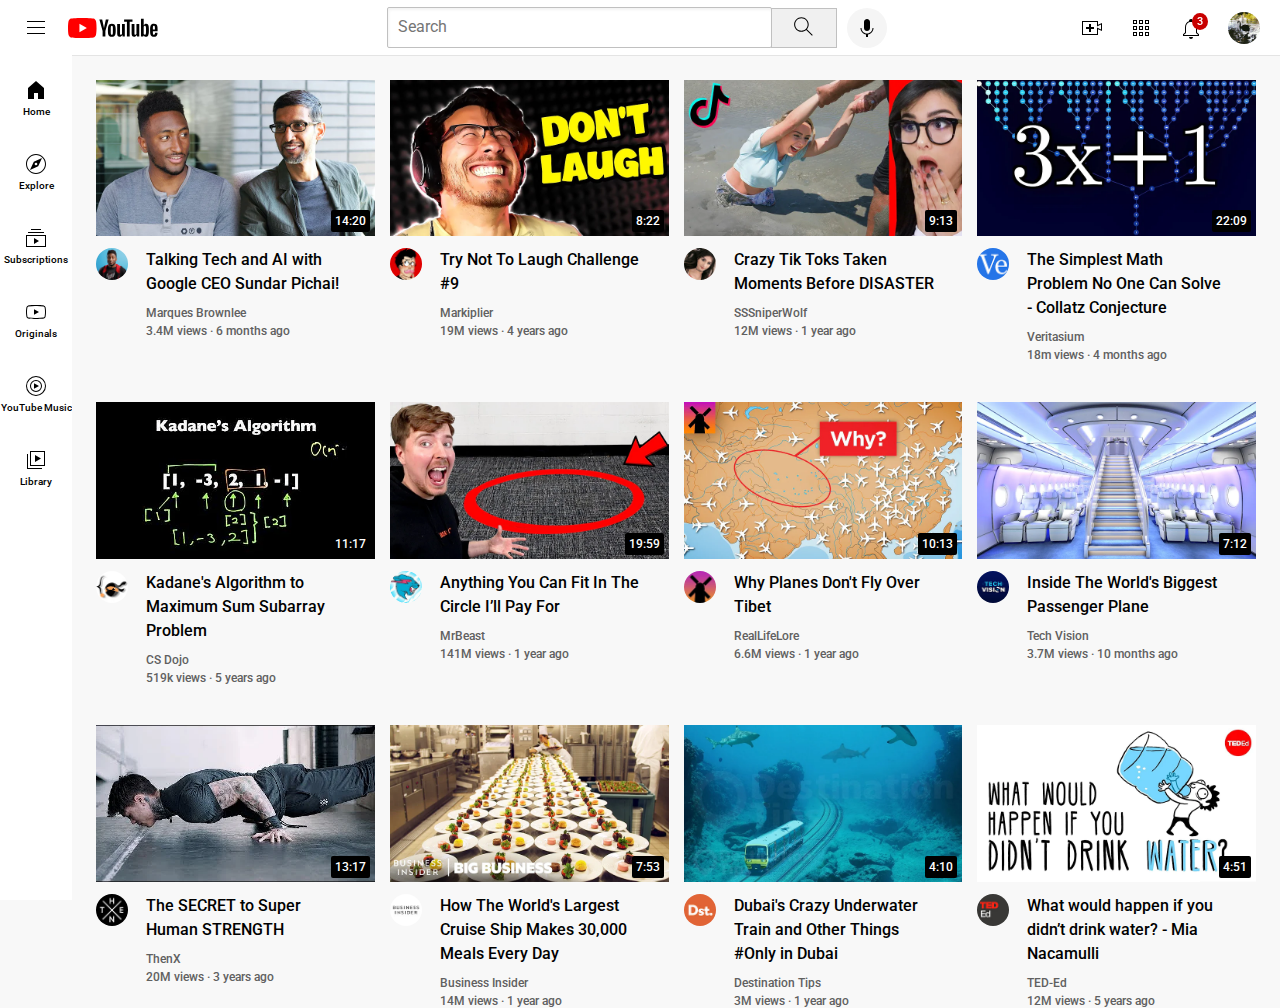
<file: index.html>
<!DOCTYPE html>
<html>
  <head>
    <title>YouTube.com Clone</title>
    <link rel="preconnect" href="https://fonts.googleapis.com">
    <link rel="preconnect" href="https://fonts.gstatic.com" crossorigin>
    <link href="https://fonts.googleapis.com/css2?family=Roboto:wght@400;500;700&display=swap" rel="stylesheet">
    <link rel="stylesheet" href="styles/video.css">
    <link rel="stylesheet" href="styles/general.css">
    <link rel="stylesheet" href="styles/header.css">
    <link rel="stylesheet" href="styles/sidebar.css">
  </head>
  <body>
    <header class = "header">
      <div class = "left-section">
        <img class = "hamburger-menu" src="icons/hamburger-menu.svg">
        <img src="icons/youtube-logo.svg" class = "youtube-logo">

      </div>
      
      <div class = "middle-section">
        <input class = "searchbar" type ="textbox" placeholder="Search"> 
        <button class = "search-button">
          <img class="search-icon" src="icons/search.svg" >
          <div class="tooltip">
            Search
          </div>
        </button>
        <button class = "voice-search-button">
          <img class="voice-search-icon" src="icons/voice-search-icon.svg" >
          <div class="tooltip">
            Search with your voice
          </div>
        </button>

      </div>

      <div class = "right-section">
        <div class="upload-container">
          <img class="upload" src="icons/upload.svg">
          <div class="tooltip">
            Create
          </div>


        </div>
        <!--Position absoulte in relative for tool tip-->
        <div class="youtube-apps-container">
          <img class="youtube-apps" src="icons/youtube-apps.svg">
          <div class="tooltip">
            Youtube apps
          </div>
        </div>
       
        <div class="notifications-icon-container">
          <img class="notifications" src="icons/notifications.svg">
          <div class="notifications-count">
            3
          </div>
          <div class="tooltip">
            Notifications
          </div>

        </div>
        
        <img class="profile-pic" src="icons/profilepic.jpg">
      </div>
      

    </header>
    <nav class="sidebar">
      
      <div class="sidebar-link">
        <img src="icons/home.svg">
        <div>
          Home
        </div>
      </div>
      <div class="sidebar-link">
        <img src="icons/explore.svg">
        <div>
          Explore
        </div>
      </div>
      <div class="sidebar-link">
        <img src="icons/subscriptions.svg" >
        <div>
          Subscriptions
        </div>
      </div>
      <div class="sidebar-link">
        <img src="icons/originals.svg">
        <div>
          Originals
        </div>
      </div>
      <div class="sidebar-link">
        <img src="icons/youtube-music.svg">
        <div>
          YouTube Music
        </div>
      </div>
      <div class="sidebar-link">
        <img src="icons/library.svg">
        <div>
          Library
        </div>
      </div>

    </nav>
    
    <main>
      <section class = "video-grid">
        <div class = "video-preview">
          <div class = "thumbnail-row">
            <a href="https://www.youtube.com/watch?v=n2RNcPRtAiY&ab_channel=MarquesBrownlee">
              <img class = "thumbnail" src="thumbnails/thumbnail 1.webp">
            </a>
            
            <div class="video-time">
              14:20
            </div>
        
    
          </div>
          <div class = "video-info-grid">
            <div class= "channel-picture">
              <a href="https://www.youtube.com/@mkbhd">
                <img class = "profile-pic" src="channels/channel-1.jpeg">
  
              </a>
              
             
    
            </div>
            <div class = "video-info">
                <a href="https://www.youtube.com/watch?v=n2RNcPRtAiY&ab_channel=MarquesBrownlee">
                  <p class = "video-title">
                    Talking Tech and AI with Google CEO Sundar Pichai!
                  </p>
                  
                </a>
  
                <a href="https://www.youtube.com/@mkbhd">
                  <p class="creator">
                    Marques Brownlee
                    </p>
  
                </a>
                
                
                <p class="stats">
                3.4M views &#183; 6 months ago
                </p>
                
    
            </div>
            
          
           
    
          </div>
          
          
          
        
        </div>
        <div class = "video-preview">
          <div class = "thumbnail-row">
            <a href="https://www.youtube.com/watch?v=mP0RAo9SKZk">
              <img class = "thumbnail" src="thumbnails/thumbnail-2.webp">
  
            </a>
           
            <div class="video-time">
              8:22
            </div>
        
    
          </div>
          <div class = "video-info-grid">
            <div class= "channel-picture">
              <a href="https://www.youtube.com/c/markiplier">
                <img class = "profile-pic" src="channels/channel-2.jpeg">
  
              </a>
             
    
            </div>
            <div class = "video-info">
                <a href="https://www.youtube.com/watch?v=mP0RAo9SKZk">
                  <p class = "video-title">
                    Try Not To Laugh Challenge #9
                  </p>
  
                </a>
                
                <a href="https://www.youtube.com/c/markiplier">
                  <p class="creator">
                    Markiplier
                  </p>
                </a>
                
                <p class="stats">
                19M views &#183; 4 years ago
                </p>
                
    
            </div>
            
          
           
    
          </div>
          
          
          
        
        </div>
        <div class = "video-preview">
          <div class = "thumbnail-row">
            <a href="https://www.youtube.com/watch?v=FgjPQQeTh1w">
              <img class = "thumbnail" src="thumbnails/thumbnail-3.webp">
            </a>
            
            <div class="video-time">
              9:13
            </div>
        
    
          </div>
          <div class = "video-info-grid">
            <div class= "channel-picture">
              <a href="https://www.youtube.com/user/SSSniperWolf">
                <img class = "profile-pic" src="channels/channel-3.jpeg">
              </a>
              
             
    
            </div>
            <div class = "video-info">
              <a href="https://www.youtube.com/watch?v=FgjPQQeTh1w">
                  <p class = "video-title">
                  Crazy Tik Toks Taken Moments Before DISASTER
                  </p>
  
              </a>
  
              <a href="https://www.youtube.com/user/SSSniperWolf">
                <p class="creator">
                  SSSniperWolf
                </p>
  
              </a>
                
               
                <p class="stats">
                12M views &#183; 1 year ago
                </p>
                
    
            </div>
            
          
           
    
          </div>
          
          
          
        
        </div>
        <div class = "video-preview">
          <div class = "thumbnail-row">
            <a href="https://www.youtube.com/watch?v=094y1Z2wpJg">
              <img class = "thumbnail" src="thumbnails/thumbnail-4.webp">
            </a>
            
            <div class="video-time">
              22:09
            </div>
        
    
          </div>
          <div class = "video-info-grid">
            <div class= "channel-picture">
              <a href="https://www.youtube.com/c/veritasium">
                <img class = "profile-pic" src="channels/channel-4.jpeg">
              </a>
             
    
            </div>
            <div class = "video-info">
              <a href="https://www.youtube.com/watch?v=094y1Z2wpJg">
                <p class = "video-title">
                The Simplest Math Problem No One Can Solve - Collatz Conjecture
                </p>
              </a>
              
  
  
                <a href="https://www.youtube.com/c/veritasium">
                  <p class="creator">
                    Veritasium
                  </p>
                </a>
                
                <p class="stats">
                18m views &#183; 4 months ago
                </p>
                
    
            </div>
            
          
           
    
          </div>
          
          
          
        
        </div>
        <div class = "video-preview">
          <div class = "thumbnail-row">
            <a href="https://www.youtube.com/watch?v=86CQq3pKSUw">
              <img class = "thumbnail" src="thumbnails/thumbnail-5.webp">
            </a>
           
            <div class="video-time">
              11:17
            </div>
        
    
          </div>
          <div class = "video-info-grid">
            <div class= "channel-picture">
             <a href="https://www.youtube.com/c/CSDojo">
              <img class = "profile-pic" src="channels/channel-5.jpeg">
             </a>
  
            
              
             
    
            </div>
            <div class = "video-info">
              <a href="https://www.youtube.com/watch?v=86CQq3pKSUw">
                  <p class = "video-title">
                  Kadane's Algorithm to Maximum Sum Subarray Problem
                  </p>
    
              </a>
              
  
                <a href="https://www.youtube.com/c/CSDojo">
                  <p class="creator">
                    CS Dojo
                  </p>
                </a>
                
                <p class="stats">
                519k views &#183; 5 years ago
                </p>
                
    
            </div>
            
          
           
    
          </div>
          
          
          
        
        </div>
        <div class = "video-preview">
          <div class = "thumbnail-row">
            <a href="https://www.youtube.com/watch?v=yXWw0_UfSFg">
              <img class = "thumbnail" src="thumbnails/thumbnail-6.webp">
            </a>
           
            <div class="video-time">
              19:59
            </div>
        
    
          </div>
          <div class = "video-info-grid">
            
            <div class= "channel-picture">
              <a href="https://www.youtube.com/channel/UCX6OQ3DkcsbYNE6H8uQQuVA">
                <img class = "profile-pic" src="channels/channel-6.jpeg">
              </a>
              
             
    
            </div>
            <div class = "video-info">
              <a href="https://www.youtube.com/watch?v=yXWw0_UfSFg">
                <p class = "video-title">
                  Anything You Can Fit In The Circle I’ll Pay For
                </p>
              </a>
              
  
                <a href="https://www.youtube.com/channel/UCX6OQ3DkcsbYNE6H8uQQuVA">
                  <p class="creator">
                    MrBeast
                  </p>
                </a>
                
                <p class="stats">
                141M views &#183; 1 year ago
                </p>
                
    
            </div>
            
          
           
    
          </div>
          
          
          
        
        </div>
  
        <div class = "video-preview">
          <div class = "thumbnail-row">
            <a href="https://www.youtube.com/watch?v=fNVa1qMbF9Y">
              <img class = "thumbnail" src="thumbnails/thumbnail-7.webp">
            </a>
           
            <div class="video-time">
              10:13
            </div>
        
    
          </div>
          <div class = "video-info-grid">
            
            <div class= "channel-picture">
              <a href="https://www.youtube.com/channel/UCP5tjEmvPItGyLhmjdwP7Ww">
                <img class = "profile-pic" src="channels/channel-7.jpeg">
              </a>
              
             
    
            </div>
            <div class = "video-info">
              <a href="https://www.youtube.com/watch?v=fNVa1qMbF9Y">
                <p class = "video-title">
                  Why Planes Don't Fly Over Tibet
                </p>
              </a>
              
  
                <a href="hhttps://www.youtube.com/channel/UCP5tjEmvPItGyLhmjdwP7Ww">
                  <p class="creator">
                    RealLifeLore
                  </p>
                </a>
                
                <p class="stats">
                6.6M views &#183; 1 year ago
                </p>
                
    
            </div>
            
          
           
    
          </div>
          
          
          
        
        </div>
  
        <div class = "video-preview">
          <div class = "thumbnail-row">
            <a href="https://www.youtube.com/watch?v=lFm4EM1juls">
              <img class = "thumbnail" src="thumbnails/thumbnail-8.webp">
            </a>
           
            <div class="video-time">
              7:12
            </div>
        
    
          </div>
          <div class = "video-info-grid">
            
            <div class= "channel-picture">
              <a href="https://www.youtube.com/channel/UCHAK6CyegY22Zj2GWrcaIxg">
                <img class = "profile-pic" src="channels/channel-8.jpeg">
              </a>
              
             
    
            </div>
            <div class = "video-info">
              <a href="https://www.youtube.com/watch?v=lFm4EM1juls">
                <p class = "video-title">
                  Inside The World's Biggest Passenger Plane
                </p>
              </a>
              
  
                <a href="https://www.youtube.com/channel/UCHAK6CyegY22Zj2GWrcaIxg">
                  <p class="creator">
                    Tech Vision
                  </p>
                </a>
                
                <p class="stats">
                3.7M views &#183; 10 months ago
                </p>
                
    
            </div>
            
          
           
    
          </div>
          
          
          
        
        </div>
  
        <div class = "video-preview">
          <div class = "thumbnail-row">
            <a href="https://www.youtube.com/watch?v=ixmxOlcrlUc">
              <img class = "thumbnail" src="thumbnails/thumbnail-9.webp">
            </a>
           
            <div class="video-time">
              13:17
            </div>
        
    
          </div>
          <div class = "video-info-grid">
            
            <div class= "channel-picture">
              <a href="https://www.youtube.com/c/OFFICIALTHENXSTUDIOS">
                <img class = "profile-pic" src="channels/channel-9.jpeg">
              </a>
              
             
    
            </div>
            <div class = "video-info">
              <a href="https://www.youtube.com/watch?v=ixmxOlcrlUc">
                <p class = "video-title">
                  The SECRET to Super Human STRENGTH
                </p>
              </a>
              
  
                <a href="https://www.youtube.com/c/OFFICIALTHENXSTUDIOS">
                  <p class="creator">
                    ThenX
                  </p>
                </a>
                
                <p class="stats">
                20M views &#183; 3 years ago
                </p>
                
    
            </div>
            
          
           
    
          </div>
          
          
          
        
        </div>
  
        <div class = "video-preview">
          <div class = "thumbnail-row">
            <a href="https://www.youtube.com/watch?v=R2vXbFp5C9o">
              <img class = "thumbnail" src="thumbnails/thumbnail-10.webp">
            </a>
           
            <div class="video-time">
              7:53
            </div>
        
    
          </div>
          <div class = "video-info-grid">
            
            <div class= "channel-picture">
              <a href="https://www.youtube.com/user/businessinsider">
                <img class = "profile-pic" src="channels/channel-10.jpeg">
              </a>
              
             
    
            </div>
            <div class = "video-info">
              <a href="https://www.youtube.com/watch?v=R2vXbFp5C9o">
                <p class = "video-title">
                 How The World's Largest Cruise Ship Makes 30,000 Meals Every Day
                </p>
              </a>
              
  
                <a href="https://www.youtube.com/user/businessinsider">
                  <p class="creator">
                    Business Insider
  
  
                  </p>
                </a>
                
                <p class="stats">
                14M views &#183; 1 year ago
                </p>
                
    
            </div>
            
          
           
    
          </div>
          
          
          
        
        </div>
  
        <div class = "video-preview">
          <div class = "thumbnail-row">
            <a href="https://www.youtube.com/watch?v=0nZuYyXET3s">
              <img class = "thumbnail" src="thumbnails/thumbnail-11.webp">
            </a>
           
            <div class="video-time">
              4:10
            </div>
        
    
          </div>
          <div class = "video-info-grid">
            
            <div class= "channel-picture">
              <a href="https://www.youtube.com/c/Destinationtips">
                <img class = "profile-pic" src="channels/channel-11.jpeg">
              </a>
              
             
    
            </div>
            <div class = "video-info">
              <a href="https://www.youtube.com/watch?v=0nZuYyXET3s">
                <p class = "video-title">
                  Dubai's Crazy Underwater Train and Other Things #Only in Dubai
                </p>
              </a>
              
  
                <a href="https://www.youtube.com/c/Destinationtips">
                  <p class="creator">
                    Destination Tips
                  </p>
                </a>
                
                <p class="stats">
                3M views &#183; 1 year ago
                </p>
                
    
            </div>
            
          
           
    
          </div>
          
          
          
        
        </div>
  
        <div class = "video-preview">
          <div class = "thumbnail-row">
            <a href="https://www.youtube.com/watch?v=9iMGFqMmUFs">
              <img class = "thumbnail" src="thumbnails/thumbnail-12.webp">
            </a>
           
            <div class="video-time">
              4:51
            </div>
        
    
          </div>
          <div class = "video-info-grid">
            
            <div class= "channel-picture">
              <a href="https://www.youtube.com/teded">
                <img class = "profile-pic" src="channels/channel-12.jpeg">
              </a>
              
             
    
            </div>
            <div class = "video-info">
              <a href="https://www.youtube.com/watch?v=9iMGFqMmUFs">
                <p class = "video-title">
                  What would happen if you didn’t drink water? - Mia Nacamulli
                </p>
              </a>
              
  
                <a href="https://www.youtube.com/teded">
                  <p class="creator">
                    TED-Ed
                  </p>
                </a>
                
                <p class="stats">
                12M views &#183; 5 years ago
                </p>
                
    
            </div>
            
          
           
    
          </div>
          
          
          
        
        </div>
  
      </section>

    </main>
    

    
    


    

     
    
  </body>
</html>
</file>
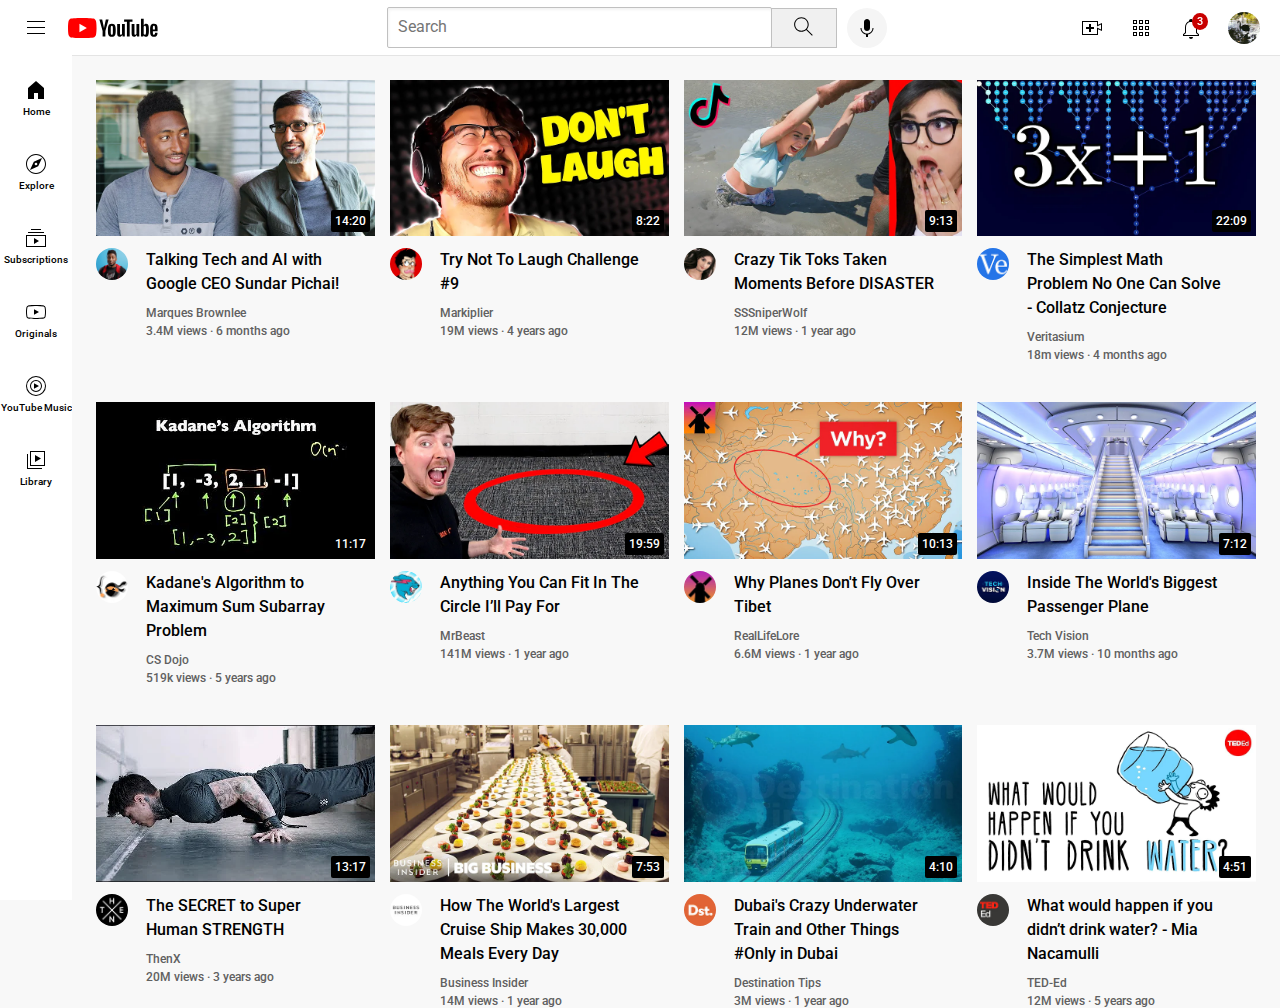
<file: youtube.html>
<!DOCTYPE html>
<html>
  <head>
    <title>YouTube.com Clone</title>
    <link rel="preconnect" href="https://fonts.googleapis.com">
    <link rel="preconnect" href="https://fonts.gstatic.com" crossorigin>
    <link href="https://fonts.googleapis.com/css2?family=Roboto:wght@400;500;700&display=swap" rel="stylesheet">
    <link rel="stylesheet" href="styles/video.css">
    <link rel="stylesheet" href="styles/general.css">
    <link rel="stylesheet" href="styles/header.css">
    <link rel="stylesheet" href="styles/sidebar.css">
  </head>
  <body>
    <header class = "header">
      <div class = "left-section">
        <img class = "hamburger-menu" src="icons/hamburger-menu.svg">
        <img src="icons/youtube-logo.svg" class = "youtube-logo">

      </div>
      
      <div class = "middle-section">
        <input class = "searchbar" type ="textbox" placeholder="Search"> 
        <button class = "search-button">
          <img class="search-icon" src="icons/search.svg" >
          <div class="tooltip">
            Search
          </div>
        </button>
        <button class = "voice-search-button">
          <img class="voice-search-icon" src="icons/voice-search-icon.svg" >
          <div class="tooltip">
            Search with your voice
          </div>
        </button>

      </div>

      <div class = "right-section">
        <div class="upload-container">
          <img class="upload" src="icons/upload.svg">
          <div class="tooltip">
            Create
          </div>


        </div>
        <!--Position absoulte in relative for tool tip-->
        <div class="youtube-apps-container">
          <img class="youtube-apps" src="icons/youtube-apps.svg">
          <div class="tooltip">
            Youtube apps
          </div>
        </div>
       
        <div class="notifications-icon-container">
          <img class="notifications" src="icons/notifications.svg">
          <div class="notifications-count">
            3
          </div>
          <div class="tooltip">
            Notifications
          </div>

        </div>
        
        <img class="profile-pic" src="icons/profilepic.jpg">
      </div>
      

    </header>
    <nav class="sidebar">
      
      <div class="sidebar-link">
        <img src="icons/home.svg">
        <div>
          Home
        </div>
      </div>
      <div class="sidebar-link">
        <img src="icons/explore.svg">
        <div>
          Explore
        </div>
      </div>
      <div class="sidebar-link">
        <img src="icons/subscriptions.svg" >
        <div>
          Subscriptions
        </div>
      </div>
      <div class="sidebar-link">
        <img src="icons/originals.svg">
        <div>
          Originals
        </div>
      </div>
      <div class="sidebar-link">
        <img src="icons/youtube-music.svg">
        <div>
          YouTube Music
        </div>
      </div>
      <div class="sidebar-link">
        <img src="icons/library.svg">
        <div>
          Library
        </div>
      </div>

    </nav>
    
    <main>
      <section class = "video-grid">
        <div class = "video-preview">
          <div class = "thumbnail-row">
            <a href="https://www.youtube.com/watch?v=n2RNcPRtAiY&ab_channel=MarquesBrownlee">
              <img class = "thumbnail" src="thumbnails/thumbnail 1.webp">
            </a>
            
            <div class="video-time">
              14:20
            </div>
        
    
          </div>
          <div class = "video-info-grid">
            <div class= "channel-picture">
              <a href="https://www.youtube.com/@mkbhd">
                <img class = "profile-pic" src="channels/channel-1.jpeg">
  
              </a>
              
             
    
            </div>
            <div class = "video-info">
                <a href="https://www.youtube.com/watch?v=n2RNcPRtAiY&ab_channel=MarquesBrownlee">
                  <p class = "video-title">
                    Talking Tech and AI with Google CEO Sundar Pichai!
                  </p>
                  
                </a>
  
                <a href="https://www.youtube.com/@mkbhd">
                  <p class="creator">
                    Marques Brownlee
                    </p>
  
                </a>
                
                
                <p class="stats">
                3.4M views &#183; 6 months ago
                </p>
                
    
            </div>
            
          
           
    
          </div>
          
          
          
        
        </div>
        <div class = "video-preview">
          <div class = "thumbnail-row">
            <a href="https://www.youtube.com/watch?v=mP0RAo9SKZk">
              <img class = "thumbnail" src="thumbnails/thumbnail-2.webp">
  
            </a>
           
            <div class="video-time">
              8:22
            </div>
        
    
          </div>
          <div class = "video-info-grid">
            <div class= "channel-picture">
              <a href="https://www.youtube.com/c/markiplier">
                <img class = "profile-pic" src="channels/channel-2.jpeg">
  
              </a>
             
    
            </div>
            <div class = "video-info">
                <a href="https://www.youtube.com/watch?v=mP0RAo9SKZk">
                  <p class = "video-title">
                    Try Not To Laugh Challenge #9
                  </p>
  
                </a>
                
                <a href="https://www.youtube.com/c/markiplier">
                  <p class="creator">
                    Markiplier
                  </p>
                </a>
                
                <p class="stats">
                19M views &#183; 4 years ago
                </p>
                
    
            </div>
            
          
           
    
          </div>
          
          
          
        
        </div>
        <div class = "video-preview">
          <div class = "thumbnail-row">
            <a href="https://www.youtube.com/watch?v=FgjPQQeTh1w">
              <img class = "thumbnail" src="thumbnails/thumbnail-3.webp">
            </a>
            
            <div class="video-time">
              9:13
            </div>
        
    
          </div>
          <div class = "video-info-grid">
            <div class= "channel-picture">
              <a href="https://www.youtube.com/user/SSSniperWolf">
                <img class = "profile-pic" src="channels/channel-3.jpeg">
              </a>
              
             
    
            </div>
            <div class = "video-info">
              <a href="https://www.youtube.com/watch?v=FgjPQQeTh1w">
                  <p class = "video-title">
                  Crazy Tik Toks Taken Moments Before DISASTER
                  </p>
  
              </a>
  
              <a href="https://www.youtube.com/user/SSSniperWolf">
                <p class="creator">
                  SSSniperWolf
                </p>
  
              </a>
                
               
                <p class="stats">
                12M views &#183; 1 year ago
                </p>
                
    
            </div>
            
          
           
    
          </div>
          
          
          
        
        </div>
        <div class = "video-preview">
          <div class = "thumbnail-row">
            <a href="https://www.youtube.com/watch?v=094y1Z2wpJg">
              <img class = "thumbnail" src="thumbnails/thumbnail-4.webp">
            </a>
            
            <div class="video-time">
              22:09
            </div>
        
    
          </div>
          <div class = "video-info-grid">
            <div class= "channel-picture">
              <a href="https://www.youtube.com/c/veritasium">
                <img class = "profile-pic" src="channels/channel-4.jpeg">
              </a>
             
    
            </div>
            <div class = "video-info">
              <a href="https://www.youtube.com/watch?v=094y1Z2wpJg">
                <p class = "video-title">
                The Simplest Math Problem No One Can Solve - Collatz Conjecture
                </p>
              </a>
              
  
  
                <a href="https://www.youtube.com/c/veritasium">
                  <p class="creator">
                    Veritasium
                  </p>
                </a>
                
                <p class="stats">
                18m views &#183; 4 months ago
                </p>
                
    
            </div>
            
          
           
    
          </div>
          
          
          
        
        </div>
        <div class = "video-preview">
          <div class = "thumbnail-row">
            <a href="https://www.youtube.com/watch?v=86CQq3pKSUw">
              <img class = "thumbnail" src="thumbnails/thumbnail-5.webp">
            </a>
           
            <div class="video-time">
              11:17
            </div>
        
    
          </div>
          <div class = "video-info-grid">
            <div class= "channel-picture">
             <a href="https://www.youtube.com/c/CSDojo">
              <img class = "profile-pic" src="channels/channel-5.jpeg">
             </a>
  
            
              
             
    
            </div>
            <div class = "video-info">
              <a href="https://www.youtube.com/watch?v=86CQq3pKSUw">
                  <p class = "video-title">
                  Kadane's Algorithm to Maximum Sum Subarray Problem
                  </p>
    
              </a>
              
  
                <a href="https://www.youtube.com/c/CSDojo">
                  <p class="creator">
                    CS Dojo
                  </p>
                </a>
                
                <p class="stats">
                519k views &#183; 5 years ago
                </p>
                
    
            </div>
            
          
           
    
          </div>
          
          
          
        
        </div>
        <div class = "video-preview">
          <div class = "thumbnail-row">
            <a href="https://www.youtube.com/watch?v=yXWw0_UfSFg">
              <img class = "thumbnail" src="thumbnails/thumbnail-6.webp">
            </a>
           
            <div class="video-time">
              19:59
            </div>
        
    
          </div>
          <div class = "video-info-grid">
            
            <div class= "channel-picture">
              <a href="https://www.youtube.com/channel/UCX6OQ3DkcsbYNE6H8uQQuVA">
                <img class = "profile-pic" src="channels/channel-6.jpeg">
              </a>
              
             
    
            </div>
            <div class = "video-info">
              <a href="https://www.youtube.com/watch?v=yXWw0_UfSFg">
                <p class = "video-title">
                  Anything You Can Fit In The Circle I’ll Pay For
                </p>
              </a>
              
  
                <a href="https://www.youtube.com/channel/UCX6OQ3DkcsbYNE6H8uQQuVA">
                  <p class="creator">
                    MrBeast
                  </p>
                </a>
                
                <p class="stats">
                141M views &#183; 1 year ago
                </p>
                
    
            </div>
            
          
           
    
          </div>
          
          
          
        
        </div>
  
        <div class = "video-preview">
          <div class = "thumbnail-row">
            <a href="https://www.youtube.com/watch?v=fNVa1qMbF9Y">
              <img class = "thumbnail" src="thumbnails/thumbnail-7.webp">
            </a>
           
            <div class="video-time">
              10:13
            </div>
        
    
          </div>
          <div class = "video-info-grid">
            
            <div class= "channel-picture">
              <a href="https://www.youtube.com/channel/UCP5tjEmvPItGyLhmjdwP7Ww">
                <img class = "profile-pic" src="channels/channel-7.jpeg">
              </a>
              
             
    
            </div>
            <div class = "video-info">
              <a href="https://www.youtube.com/watch?v=fNVa1qMbF9Y">
                <p class = "video-title">
                  Why Planes Don't Fly Over Tibet
                </p>
              </a>
              
  
                <a href="hhttps://www.youtube.com/channel/UCP5tjEmvPItGyLhmjdwP7Ww">
                  <p class="creator">
                    RealLifeLore
                  </p>
                </a>
                
                <p class="stats">
                6.6M views &#183; 1 year ago
                </p>
                
    
            </div>
            
          
           
    
          </div>
          
          
          
        
        </div>
  
        <div class = "video-preview">
          <div class = "thumbnail-row">
            <a href="https://www.youtube.com/watch?v=lFm4EM1juls">
              <img class = "thumbnail" src="thumbnails/thumbnail-8.webp">
            </a>
           
            <div class="video-time">
              7:12
            </div>
        
    
          </div>
          <div class = "video-info-grid">
            
            <div class= "channel-picture">
              <a href="https://www.youtube.com/channel/UCHAK6CyegY22Zj2GWrcaIxg">
                <img class = "profile-pic" src="channels/channel-8.jpeg">
              </a>
              
             
    
            </div>
            <div class = "video-info">
              <a href="https://www.youtube.com/watch?v=lFm4EM1juls">
                <p class = "video-title">
                  Inside The World's Biggest Passenger Plane
                </p>
              </a>
              
  
                <a href="https://www.youtube.com/channel/UCHAK6CyegY22Zj2GWrcaIxg">
                  <p class="creator">
                    Tech Vision
                  </p>
                </a>
                
                <p class="stats">
                3.7M views &#183; 10 months ago
                </p>
                
    
            </div>
            
          
           
    
          </div>
          
          
          
        
        </div>
  
        <div class = "video-preview">
          <div class = "thumbnail-row">
            <a href="https://www.youtube.com/watch?v=ixmxOlcrlUc">
              <img class = "thumbnail" src="thumbnails/thumbnail-9.webp">
            </a>
           
            <div class="video-time">
              13:17
            </div>
        
    
          </div>
          <div class = "video-info-grid">
            
            <div class= "channel-picture">
              <a href="https://www.youtube.com/c/OFFICIALTHENXSTUDIOS">
                <img class = "profile-pic" src="channels/channel-9.jpeg">
              </a>
              
             
    
            </div>
            <div class = "video-info">
              <a href="https://www.youtube.com/watch?v=ixmxOlcrlUc">
                <p class = "video-title">
                  The SECRET to Super Human STRENGTH
                </p>
              </a>
              
  
                <a href="https://www.youtube.com/c/OFFICIALTHENXSTUDIOS">
                  <p class="creator">
                    ThenX
                  </p>
                </a>
                
                <p class="stats">
                20M views &#183; 3 years ago
                </p>
                
    
            </div>
            
          
           
    
          </div>
          
          
          
        
        </div>
  
        <div class = "video-preview">
          <div class = "thumbnail-row">
            <a href="https://www.youtube.com/watch?v=R2vXbFp5C9o">
              <img class = "thumbnail" src="thumbnails/thumbnail-10.webp">
            </a>
           
            <div class="video-time">
              7:53
            </div>
        
    
          </div>
          <div class = "video-info-grid">
            
            <div class= "channel-picture">
              <a href="https://www.youtube.com/user/businessinsider">
                <img class = "profile-pic" src="channels/channel-10.jpeg">
              </a>
              
             
    
            </div>
            <div class = "video-info">
              <a href="https://www.youtube.com/watch?v=R2vXbFp5C9o">
                <p class = "video-title">
                 How The World's Largest Cruise Ship Makes 30,000 Meals Every Day
                </p>
              </a>
              
  
                <a href="https://www.youtube.com/user/businessinsider">
                  <p class="creator">
                    Business Insider
  
  
                  </p>
                </a>
                
                <p class="stats">
                14M views &#183; 1 year ago
                </p>
                
    
            </div>
            
          
           
    
          </div>
          
          
          
        
        </div>
  
        <div class = "video-preview">
          <div class = "thumbnail-row">
            <a href="https://www.youtube.com/watch?v=0nZuYyXET3s">
              <img class = "thumbnail" src="thumbnails/thumbnail-11.webp">
            </a>
           
            <div class="video-time">
              4:10
            </div>
        
    
          </div>
          <div class = "video-info-grid">
            
            <div class= "channel-picture">
              <a href="https://www.youtube.com/c/Destinationtips">
                <img class = "profile-pic" src="channels/channel-11.jpeg">
              </a>
              
             
    
            </div>
            <div class = "video-info">
              <a href="https://www.youtube.com/watch?v=0nZuYyXET3s">
                <p class = "video-title">
                  Dubai's Crazy Underwater Train and Other Things #Only in Dubai
                </p>
              </a>
              
  
                <a href="https://www.youtube.com/c/Destinationtips">
                  <p class="creator">
                    Destination Tips
                  </p>
                </a>
                
                <p class="stats">
                3M views &#183; 1 year ago
                </p>
                
    
            </div>
            
          
           
    
          </div>
          
          
          
        
        </div>
  
        <div class = "video-preview">
          <div class = "thumbnail-row">
            <a href="https://www.youtube.com/watch?v=9iMGFqMmUFs">
              <img class = "thumbnail" src="thumbnails/thumbnail-12.webp">
            </a>
           
            <div class="video-time">
              4:51
            </div>
        
    
          </div>
          <div class = "video-info-grid">
            
            <div class= "channel-picture">
              <a href="https://www.youtube.com/teded">
                <img class = "profile-pic" src="channels/channel-12.jpeg">
              </a>
              
             
    
            </div>
            <div class = "video-info">
              <a href="https://www.youtube.com/watch?v=9iMGFqMmUFs">
                <p class = "video-title">
                  What would happen if you didn’t drink water? - Mia Nacamulli
                </p>
              </a>
              
  
                <a href="https://www.youtube.com/teded">
                  <p class="creator">
                    TED-Ed
                  </p>
                </a>
                
                <p class="stats">
                12M views &#183; 5 years ago
                </p>
                
    
            </div>
            
          
           
    
          </div>
          
          
          
        
        </div>
  
      </section>

    </main>
    

    
    


    

     
    
  </body>
</html>
</file>
<file: styles/video.css>
.thumbnail{
  width: 100%;
  

  
  
  
  
}

.video-title{
 
  font-size: 14px;
  font-weight: 500;
  line-height: 20px;
  margin-bottom: 10px;
  text-decoration: none;
  color: black;
 
  


}



.stats,.creator{
  font-size: 12px;
  color: rgb(96,96,96);

}

.creator{
  margin-bottom: 4px;

}



.video-info{
  width: 200px;
  
}
.channel-picture{
  width: 50px;
  vertical-align: top;
}
.profile-pic{
  width: 36px;
  border-radius: 50%;
}

.thumbnail-row{
  margin-bottom: 8px;
  position: relative;
}

.video-info-grid{
  display: grid;
  grid-template-columns: 50px 1fr;
}
.video-grid{
  display: grid;
  grid-template-columns: 1fr 1fr 1fr;
  column-gap: 15px;
  row-gap: 40px;
  

}

@media (max-width :750px){
  .video-grid{
    grid-template-columns: 1fr 1fr;
  }
}

@media (min-width:751px) and (max-width :999px){
  .video-grid{
    grid-template-columns: 1fr 1fr 1fr;
  }
}



@media (min-width: 1000px){
  .video-grid{
    grid-template-columns: 1fr 1fr 1fr 1fr;
  }
  .video-title{
    font-size: 16px;
    line-height: 24px;
  }
  .video-info-grid{
    font-size: 14px;
  }
}

.video-time{
  
  font-size: 12px;
  font-weight: 500;
  padding: 4px 4px;
  background-color: black;
  color: white;
  position: absolute;
  right: 5px;
  bottom: 8px;
  border-radius: 2px;
}
</file>
<file: styles/general.css>
p{
  font-family: Roboto, Arial;
  margin-top: 0px ;
  margin-bottom: 0px;
  
}
a{
  text-decoration: none;
}

body{
  margin: 0;
  padding-top: 80px;
  padding-left: 96px;
  padding-right: 24px;
  background-color: rgb(248,248,248);
  font-family: Roboto,Arial;
  font-weight: 500;
  
}
/*inherit text properties*/
button:hover{
  cursor:pointer;
  opacity: 0.8;

}

button:active{
  opacity: 0.5;
}
</file>
<file: styles/header.css>
.header{
  height: 55px;
  justify-content: space-between;
  z-index: 100;

  display: flex;
  position: fixed;
  top: 0;
  left: 0;
  right: 0;
  background-color: white;
  border-bottom-width: 1px;
  border-bottom-style: solid;
  border-bottom-color: rgb(228,228,228);
  
 

  


}

.hamburger-menu {
  height:24px;
  margin-left: 24px;
  margin-right: 20px;

}

.youtube-logo{
  height: 20px
}

.left-section{
 

  align-items: center;
  display: flex;

}
.searchbar{
  flex: 1;
  height: 36.4px;
  padding-left: 10px;
  font-size: 16px;
  border: 1px solid rgb(192,192,192);
  border-radius: 2px;
  box-shadow: inset 1px 2px 3px rgba(0, 0, 0, 0.05);
  width: 0;




}


.searchbar::placeholder{
  font-family: Roboto,Arial;
  font-size: 16px;
  
}
.search-button{
  height: 40px;
  width: 66px;
  background-color: rgb(240,240,240);
  border-width: 1px;
  border-style: solid;
  border-color: rgb(192,192,192);
  margin-left: -1px;
  margin-right: 10px;
  

}

.search-button .tooltip,
.voice-search-button .tooltip,
.upload-container .tooltip,
.youtube-apps-container .tooltip,
.notifications-icon-container .tooltip{
  position: absolute;
  background-color: gray;
  color: white;
  padding: 4px 8px;
  border-radius: 2px;
  font-size: 12px;
  bottom: -30px;
  opacity: 0;
  transition: opacity 0.15s;
  pointer-events: none;
  white-space: nowrap;
  font-family: Roboto,Arial;
  flex-direction: column;

}

.youtube-apps-container .tooltip{
  bottom: -23px;
  right: 91px;
  

}
.notifications-icon-container .tooltip{
  bottom: -34px;
  left: -30px;
  
}

.upload-container .tooltip{
  bottom: -39px;
  right: -12.5px;
}

.upload-container .tol

.search-button,.voice-search-button,.upload-container,.notifications-icon-container
.youtube-apps-container{
  position: relative;
  display: flex;
  justify-content: center;
  align-items: center;
}

.search-button:hover .tooltip,
.voice-search-button:hover .tooltip,
.upload-container:hover .tooltip,
.notifications-icon-container:hover .tooltip,
.youtube-apps-container:hover .tooltip{
  opacity: 1;
}
.search-icon{
  height: 25px;
  
} 

.voice-search-button{
  height: 40px;
  width: 40px;
  border-radius: 50%;
  border: none;
  background-color: rgb(245, 245, 245);
}

.voice-search-icon{
  height: 24px;
  
  
}

.middle-section{
  flex: 1;
  margin-left: 70px;
  margin-right: 35px;
  max-width: 500px;
  display: flex;
  align-items: center;
  flex-direction: row;

}


.notifications{
  height: 24px;
  padding-top: 6px;

}

.notifications-icon-container{
  
  position: relative;
}

.notifications-count{
  margin-top: 4px;
  
  position: absolute;
  top: -2px;
  right: -5px;
  background-color: rgb(200,0,0);
  color: white;
  font-family: Roboto,Arial;
  font-size: 11px;
  padding-left: 5px;
  padding-right: 5px;
  padding-top: 2px;
  padding-bottom: 2px;
  border-radius: 50%;
  

}

.upload{
  height: 24px;

}

.youtube-apps{
  padding-top: 5px;
  height: 24px;
  

}

.profile-pic{
  height: 32px;
  width: 32px;
  border-radius: 50%;
  

}

.right-section{
  flex-shrink: 0;
  width: 180px;
  display: flex;
  align-items: center;
  justify-content: space-between;
  margin-right: 20px;

}
</file>
<file: styles/sidebar.css>
.sidebar{
  left: 0;
  bottom: 0;
  background-color: white;
  position: fixed;
  top: 55px;
  width: 72px;
  z-index: 200;
  padding-top: 5px;


}

.sidebar-link{
  
  height: 74px;
  display:flex;
  justify-content: center;
  align-items: center;
  flex-direction: column;
  cursor: pointer;
  
}

.sidebar-link:hover{
  background-color: rgb(235,235,235);

}

.sidebar-link img{
  height: 24px;
  margin-bottom: 4px;


}

.sidebar-link div{
  
  font-size: 10px;

}
</file>
